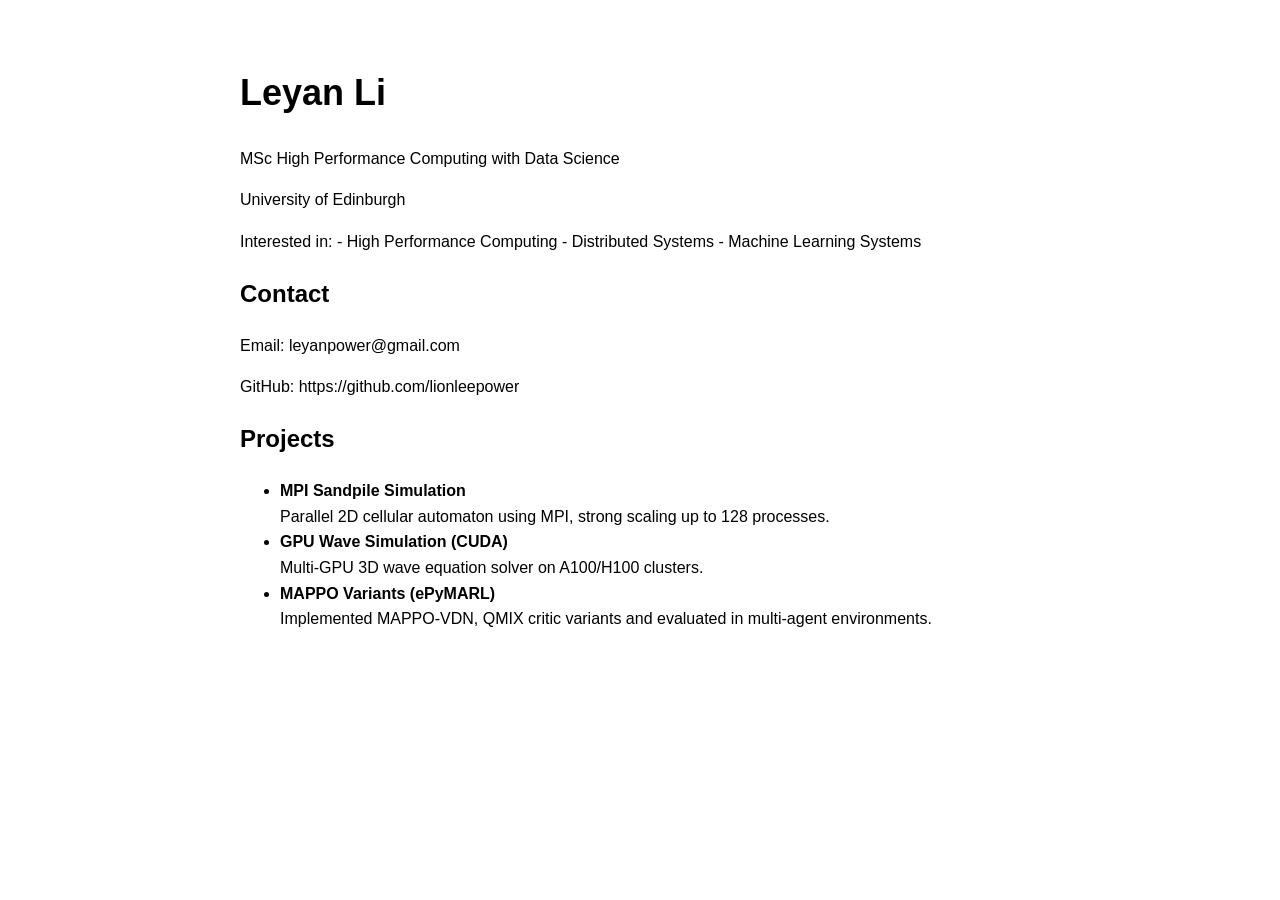
<file: index.html>
<!DOCTYPE html>
<html>

<style>
  body {
    font-family: Arial;
    max-width: 800px;
    margin: auto;
    padding: 40px;
    line-height: 1.6;
  }

  h1 {
    font-size: 36px;
  }
</style>

<h1>Leyan Li</h1>
<p>MSc High Performance Computing with Data Science</p>
<p>University of Edinburgh</p>

<p>
Interested in:
- High Performance Computing
- Distributed Systems
- Machine Learning Systems
</p>

<h2>Contact</h2>
<p>Email: leyanpower@gmail.com</p>
<p>GitHub: https://github.com/lionleepower</p>

<h2>Projects</h2>

<ul>
  <li>
    <b>MPI Sandpile Simulation</b><br>
    Parallel 2D cellular automaton using MPI, strong scaling up to 128 processes.
  </li>

  <li>
    <b>GPU Wave Simulation (CUDA)</b><br>
    Multi-GPU 3D wave equation solver on A100/H100 clusters.
  </li>

  <li>
    <b>MAPPO Variants (ePyMARL)</b><br>
    Implemented MAPPO-VDN, QMIX critic variants and evaluated in multi-agent environments.
  </li>
</ul>


</html>
</file>
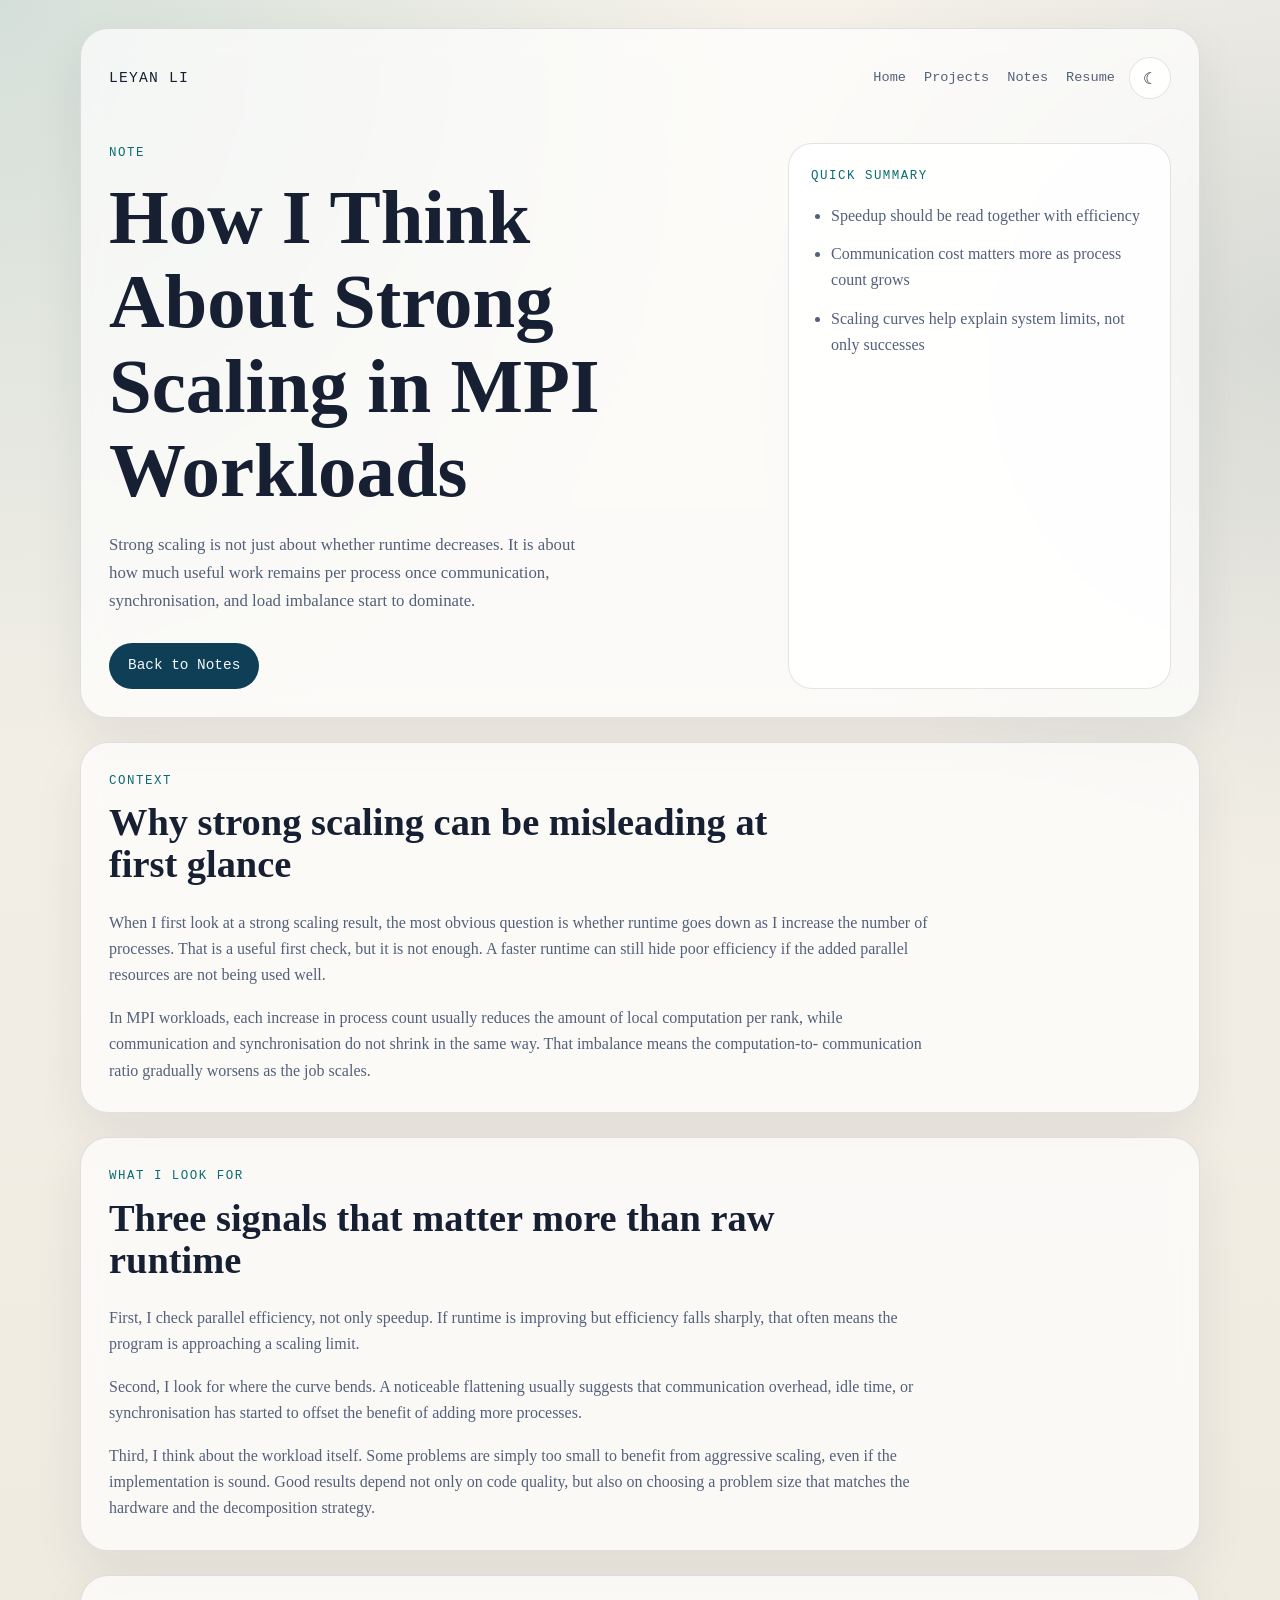
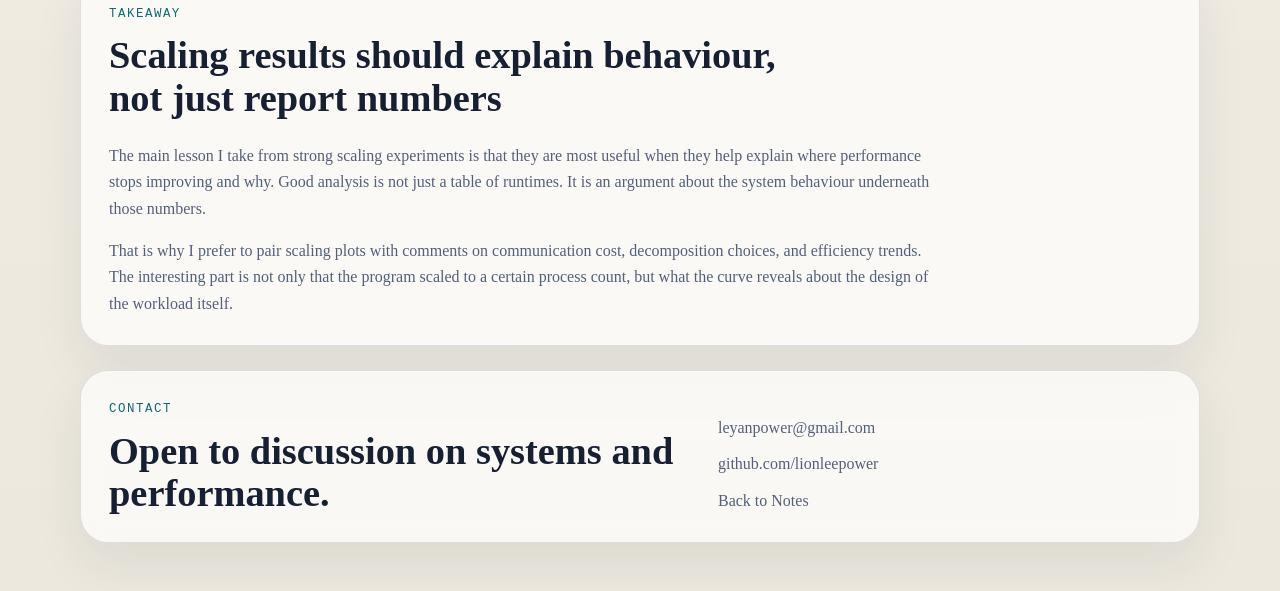
<file: note-strong-scaling.html>
<!DOCTYPE html>
<html lang="en">
<head>
  <meta charset="UTF-8">
  <meta name="viewport" content="width=device-width, initial-scale=1.0">
  <meta
    name="description"
    content="A note by Leyan Li on how to interpret strong scaling in MPI workloads."
  >
  <script>
    (function () {
      var savedTheme = localStorage.getItem("theme");
      if (savedTheme === "dark") {
        document.documentElement.setAttribute("data-theme", "dark");
      }
    }());
  </script>
  <title>Leyan Li | Strong Scaling Note</title>
  <link rel="stylesheet" href="styles.css">
</head>
<body>
  <div class="page-shell">
    <header class="hero resume-hero">
      <nav class="topbar" aria-label="Primary">
        <div class="brand">Leyan Li</div>
        <div class="topbar-controls">
          <div class="topbar-links">
            <a href="index.html">Home</a>
            <a href="projects.html">Projects</a>
            <a href="notes.html">Notes</a>
            <a href="resume.html">Resume</a>
          </div>
          <button class="theme-toggle" id="theme-toggle" type="button" aria-label="Toggle dark mode">☾</button>
        </div>
      </nav>

      <div class="hero-grid">
        <div class="hero-copy">
          <p class="eyebrow">Note</p>
          <h1>How I Think About Strong Scaling in MPI Workloads</h1>
          <p class="lead">
            Strong scaling is not just about whether runtime decreases. It is about how
            much useful work remains per process once communication, synchronisation,
            and load imbalance start to dominate.
          </p>
          <div class="hero-actions">
            <a class="button button-primary" href="notes.html">Back to Notes</a>
          </div>
        </div>

        <aside class="hero-panel" aria-label="Quick summary">
          <p class="panel-label">Quick Summary</p>
          <ul class="focus-list">
            <li>Speedup should be read together with efficiency</li>
            <li>Communication cost matters more as process count grows</li>
            <li>Scaling curves help explain system limits, not only successes</li>
          </ul>
        </aside>
      </div>
    </header>

    <main>
      <section class="section reading-section">
        <div class="section-heading">
          <p class="section-kicker">Context</p>
          <h2>Why strong scaling can be misleading at first glance</h2>
        </div>
        <div class="reading-copy">
          <p>
            When I first look at a strong scaling result, the most obvious question is
            whether runtime goes down as I increase the number of processes. That is a
            useful first check, but it is not enough. A faster runtime can still hide
            poor efficiency if the added parallel resources are not being used well.
          </p>
          <p>
            In MPI workloads, each increase in process count usually reduces the amount
            of local computation per rank, while communication and synchronisation do
            not shrink in the same way. That imbalance means the computation-to-
            communication ratio gradually worsens as the job scales.
          </p>
        </div>
      </section>

      <section class="section reading-section">
        <div class="section-heading">
          <p class="section-kicker">What I Look For</p>
          <h2>Three signals that matter more than raw runtime</h2>
        </div>
        <div class="reading-copy">
          <p>
            First, I check parallel efficiency, not only speedup. If runtime is
            improving but efficiency falls sharply, that often means the program is
            approaching a scaling limit.
          </p>
          <p>
            Second, I look for where the curve bends. A noticeable flattening usually
            suggests that communication overhead, idle time, or synchronisation has
            started to offset the benefit of adding more processes.
          </p>
          <p>
            Third, I think about the workload itself. Some problems are simply too small
            to benefit from aggressive scaling, even if the implementation is sound.
            Good results depend not only on code quality, but also on choosing a problem
            size that matches the hardware and the decomposition strategy.
          </p>
        </div>
      </section>

      <section class="section reading-section">
        <div class="section-heading">
          <p class="section-kicker">Takeaway</p>
          <h2>Scaling results should explain behaviour, not just report numbers</h2>
        </div>
        <div class="reading-copy">
          <p>
            The main lesson I take from strong scaling experiments is that they are most
            useful when they help explain where performance stops improving and why.
            Good analysis is not just a table of runtimes. It is an argument about the
            system behaviour underneath those numbers.
          </p>
          <p>
            That is why I prefer to pair scaling plots with comments on communication
            cost, decomposition choices, and efficiency trends. The interesting part is
            not only that the program scaled to a certain process count, but what the
            curve reveals about the design of the workload itself.
          </p>
        </div>
      </section>
    </main>

    <footer class="footer" id="contact">
      <div>
        <p class="section-kicker">Contact</p>
        <h2>Open to discussion on systems and performance.</h2>
      </div>
      <div class="contact-list">
        <a href="mailto:leyanpower@gmail.com">leyanpower@gmail.com</a>
        <a href="https://github.com/lionleepower" target="_blank" rel="noreferrer">github.com/lionleepower</a>
        <a href="notes.html">Back to Notes</a>
      </div>
    </footer>
  </div>
  <script>
    (function () {
      var toggle = document.getElementById("theme-toggle");
      if (!toggle) return;

      function syncLabel() {
        var dark = document.documentElement.getAttribute("data-theme") === "dark";
        toggle.textContent = dark ? "☀" : "☾";
        toggle.setAttribute("aria-label", dark ? "Switch to light mode" : "Switch to dark mode");
      }

      toggle.addEventListener("click", function () {
        var dark = document.documentElement.getAttribute("data-theme") === "dark";
        if (dark) {
          document.documentElement.removeAttribute("data-theme");
          localStorage.setItem("theme", "light");
        } else {
          document.documentElement.setAttribute("data-theme", "dark");
          localStorage.setItem("theme", "dark");
        }
        syncLabel();
      });

      syncLabel();
    }());
  </script>
</body>
</html>
</file>
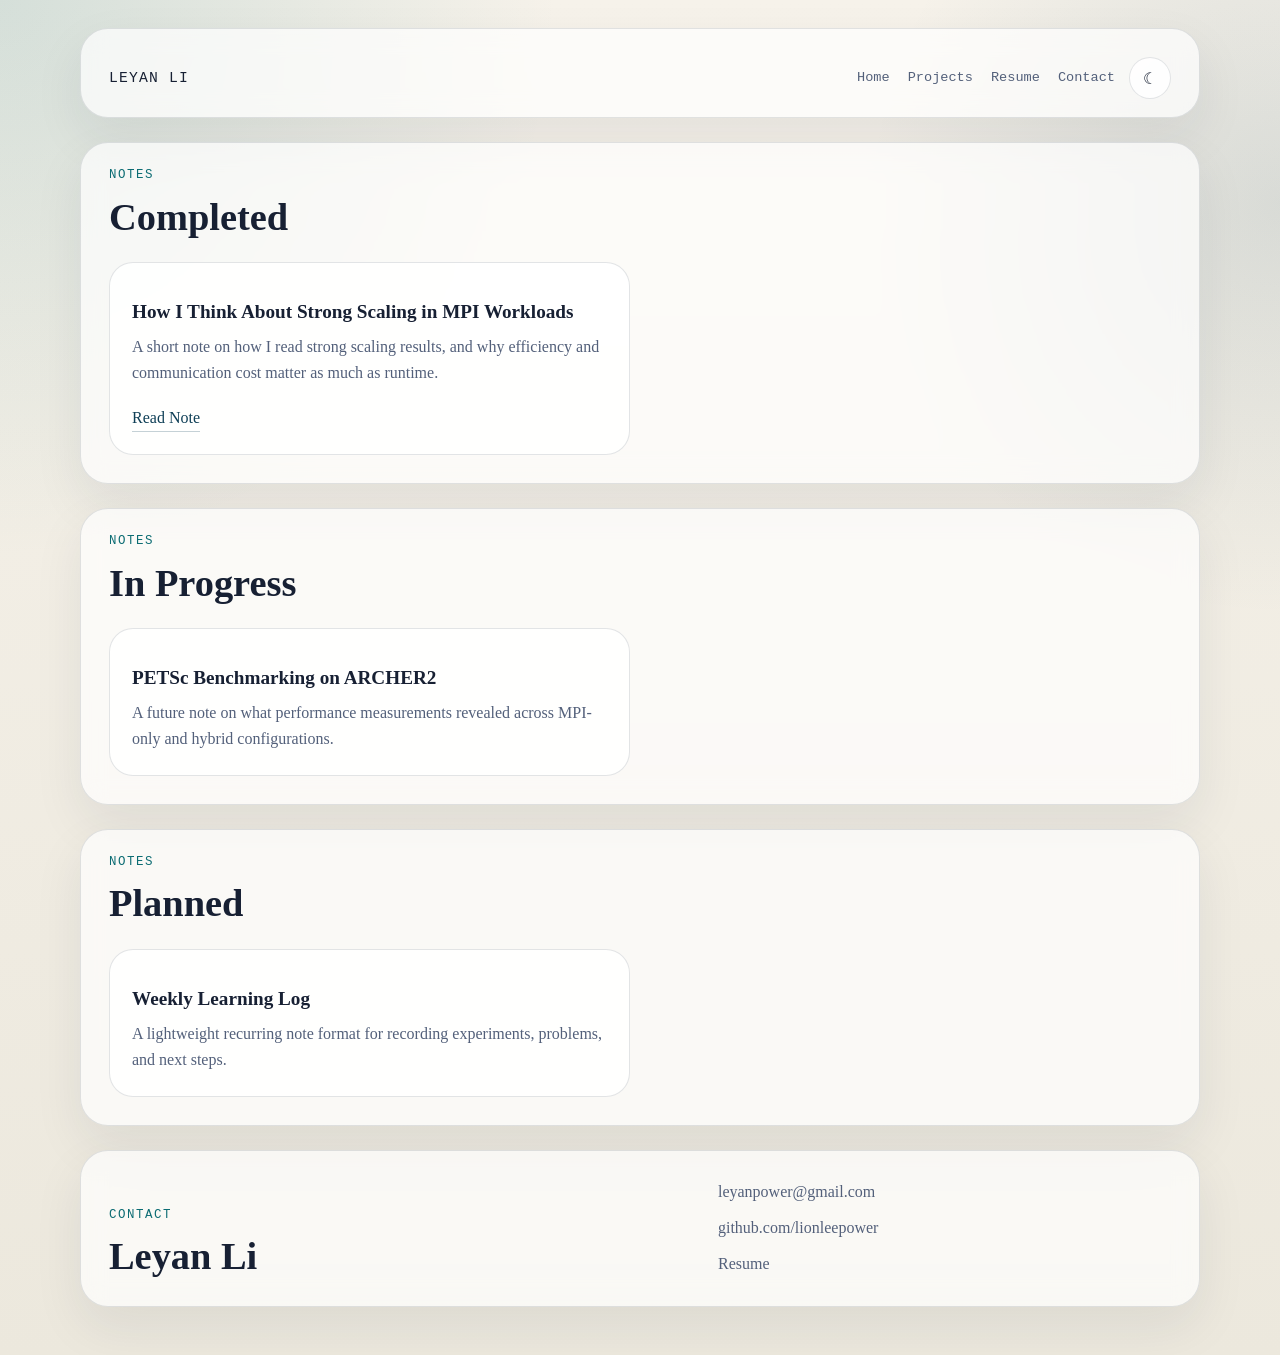
<file: notes.html>
<!DOCTYPE html>
<html lang="en">
<head>
  <meta charset="UTF-8">
  <meta name="viewport" content="width=device-width, initial-scale=1.0">
  <meta
    name="description"
    content="Notes directory for Leyan Li, linking to technical writing and learning logs."
  >
  <script>
    (function () {
      var savedTheme = localStorage.getItem("theme");
      if (savedTheme === "dark") {
        document.documentElement.setAttribute("data-theme", "dark");
      }
    }());
  </script>
  <title>Leyan Li | Notes</title>
  <link rel="stylesheet" href="styles.css">
</head>
<body>
  <div class="page-shell">
    <header class="hero minimal-list-hero">
      <nav class="topbar" aria-label="Primary">
        <div class="brand">Leyan Li</div>
        <div class="topbar-controls">
          <div class="topbar-links">
            <a href="index.html">Home</a>
            <a href="projects.html">Projects</a>
            <a href="resume.html">Resume</a>
            <a href="#contact">Contact</a>
          </div>
          <button class="theme-toggle" id="theme-toggle" type="button" aria-label="Toggle dark mode">☾</button>
        </div>
      </nav>
    </header>

    <main>
      <section class="section minimal-list-section">
        <div class="section-heading">
          <p class="section-kicker">Notes</p>
          <h2>Completed</h2>
        </div>

        <div class="card-grid compact-grid two-col-grid">
          <article class="card note-card">
            <h3>How I Think About Strong Scaling in MPI Workloads</h3>
            <p>
              A short note on how I read strong scaling results, and why efficiency and
              communication cost matter as much as runtime.
            </p>
            <div class="inline-links">
              <a href="note-strong-scaling.html">Read Note</a>
            </div>
          </article>
        </div>
      </section>

      <section class="section minimal-list-section">
        <div class="section-heading">
          <p class="section-kicker">Notes</p>
          <h2>In Progress</h2>
        </div>

        <div class="card-grid compact-grid two-col-grid">
          <article class="card note-card">
            <h3>PETSc Benchmarking on ARCHER2</h3>
            <p>
              A future note on what performance measurements revealed across MPI-only
              and hybrid configurations.
            </p>
          </article>
        </div>
      </section>

      <section class="section minimal-list-section">
        <div class="section-heading">
          <p class="section-kicker">Notes</p>
          <h2>Planned</h2>
        </div>

        <div class="card-grid compact-grid two-col-grid">
          <article class="card note-card">
            <h3>Weekly Learning Log</h3>
            <p>
              A lightweight recurring note format for recording experiments, problems,
              and next steps.
            </p>
          </article>
        </div>
      </section>
    </main>

    <footer class="footer" id="contact">
      <div>
        <p class="section-kicker">Contact</p>
        <h2>Leyan Li</h2>
      </div>
      <div class="contact-list">
        <a href="mailto:leyanpower@gmail.com">leyanpower@gmail.com</a>
        <a href="https://github.com/lionleepower" target="_blank" rel="noreferrer">github.com/lionleepower</a>
        <a href="resume.html">Resume</a>
      </div>
    </footer>
  </div>
  <script>
    (function () {
      var toggle = document.getElementById("theme-toggle");
      if (!toggle) return;

      function syncLabel() {
        var dark = document.documentElement.getAttribute("data-theme") === "dark";
        toggle.textContent = dark ? "☀" : "☾";
        toggle.setAttribute("aria-label", dark ? "Switch to light mode" : "Switch to dark mode");
      }

      toggle.addEventListener("click", function () {
        var dark = document.documentElement.getAttribute("data-theme") === "dark";
        if (dark) {
          document.documentElement.removeAttribute("data-theme");
          localStorage.setItem("theme", "light");
        } else {
          document.documentElement.setAttribute("data-theme", "dark");
          localStorage.setItem("theme", "dark");
        }
        syncLabel();
      });

      syncLabel();
    }());
  </script>
</body>
</html>
</file>
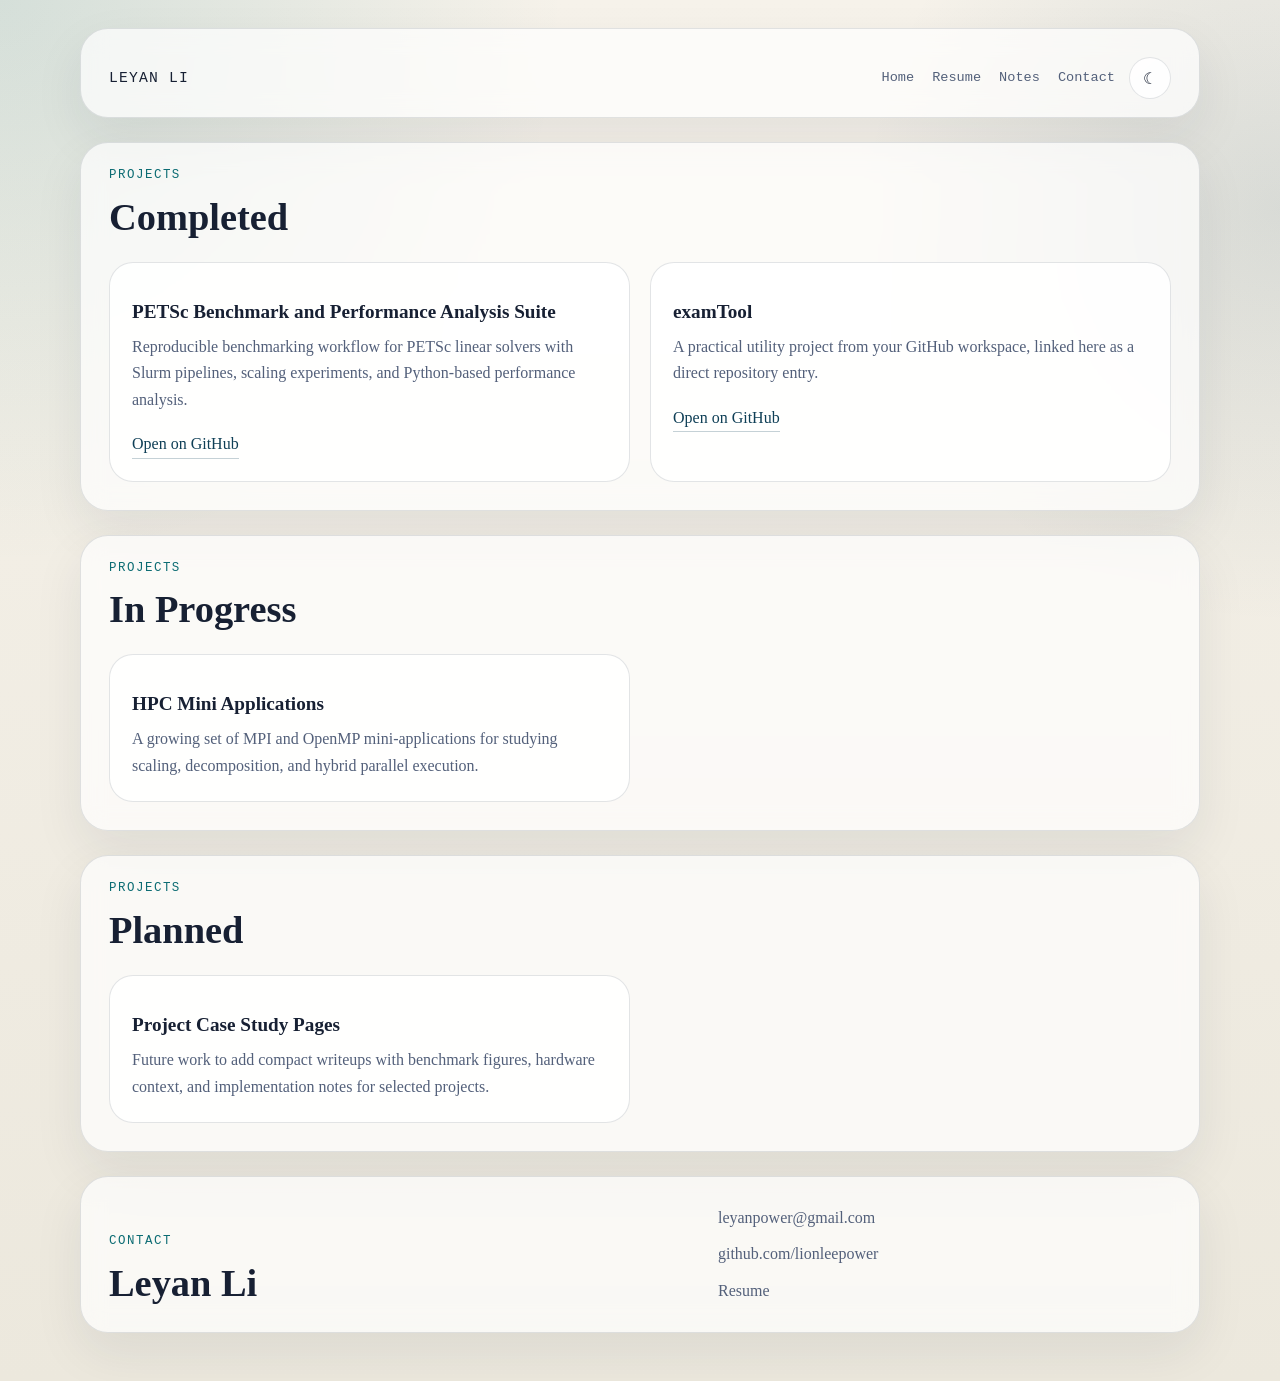
<file: projects.html>
<!DOCTYPE html>
<html lang="en">
<head>
  <meta charset="UTF-8">
  <meta name="viewport" content="width=device-width, initial-scale=1.0">
  <meta
    name="description"
    content="Projects directory for Leyan Li with concise introductions and GitHub links."
  >
  <script>
    (function () {
      var savedTheme = localStorage.getItem("theme");
      if (savedTheme === "dark") {
        document.documentElement.setAttribute("data-theme", "dark");
      }
    }());
  </script>
  <title>Leyan Li | Projects</title>
  <link rel="stylesheet" href="styles.css">
</head>
<body>
  <div class="page-shell">
    <header class="hero minimal-list-hero">
      <nav class="topbar" aria-label="Primary">
        <div class="brand">Leyan Li</div>
        <div class="topbar-controls">
          <div class="topbar-links">
            <a href="index.html">Home</a>
            <a href="resume.html">Resume</a>
            <a href="notes.html">Notes</a>
            <a href="#contact">Contact</a>
          </div>
          <button class="theme-toggle" id="theme-toggle" type="button" aria-label="Toggle dark mode">☾</button>
        </div>
      </nav>
    </header>

    <main>
      <section class="section minimal-list-section">
        <div class="section-heading">
          <p class="section-kicker">Projects</p>
          <h2>Completed</h2>
        </div>

        <div class="card-grid compact-grid two-col-grid">
          <article class="card note-card">
            <h3>PETSc Benchmark and Performance Analysis Suite</h3>
            <p>
              Reproducible benchmarking workflow for PETSc linear solvers with Slurm
              pipelines, scaling experiments, and Python-based performance analysis.
            </p>
            <div class="inline-links">
              <a href="https://github.com/lionleepower/petsc-benchmark-suite" target="_blank" rel="noreferrer">Open on GitHub</a>
            </div>
          </article>

          <article class="card note-card">
            <h3>examTool</h3>
            <p>
              A practical utility project from your GitHub workspace, linked here as a
              direct repository entry.
            </p>
            <div class="inline-links">
              <a href="https://github.com/lionleepower/examTool" target="_blank" rel="noreferrer">Open on GitHub</a>
            </div>
          </article>
        </div>
      </section>

      <section class="section minimal-list-section">
        <div class="section-heading">
          <p class="section-kicker">Projects</p>
          <h2>In Progress</h2>
        </div>

        <div class="card-grid compact-grid two-col-grid">
          <article class="card note-card">
            <h3>HPC Mini Applications</h3>
            <p>
              A growing set of MPI and OpenMP mini-applications for studying scaling,
              decomposition, and hybrid parallel execution.
            </p>
          </article>
        </div>
      </section>

      <section class="section minimal-list-section">
        <div class="section-heading">
          <p class="section-kicker">Projects</p>
          <h2>Planned</h2>
        </div>

        <div class="card-grid compact-grid two-col-grid">
          <article class="card note-card">
            <h3>Project Case Study Pages</h3>
            <p>
              Future work to add compact writeups with benchmark figures, hardware
              context, and implementation notes for selected projects.
            </p>
          </article>
        </div>
      </section>
    </main>

    <footer class="footer" id="contact">
      <div>
        <p class="section-kicker">Contact</p>
        <h2>Leyan Li</h2>
      </div>
      <div class="contact-list">
        <a href="mailto:leyanpower@gmail.com">leyanpower@gmail.com</a>
        <a href="https://github.com/lionleepower" target="_blank" rel="noreferrer">github.com/lionleepower</a>
        <a href="resume.html">Resume</a>
      </div>
    </footer>
  </div>
  <script>
    (function () {
      var toggle = document.getElementById("theme-toggle");
      if (!toggle) return;

      function syncLabel() {
        var dark = document.documentElement.getAttribute("data-theme") === "dark";
        toggle.textContent = dark ? "☀" : "☾";
        toggle.setAttribute("aria-label", dark ? "Switch to light mode" : "Switch to dark mode");
      }

      toggle.addEventListener("click", function () {
        var dark = document.documentElement.getAttribute("data-theme") === "dark";
        if (dark) {
          document.documentElement.removeAttribute("data-theme");
          localStorage.setItem("theme", "light");
        } else {
          document.documentElement.setAttribute("data-theme", "dark");
          localStorage.setItem("theme", "dark");
        }
        syncLabel();
      });

      syncLabel();
    }());
  </script>
</body>
</html>
</file>
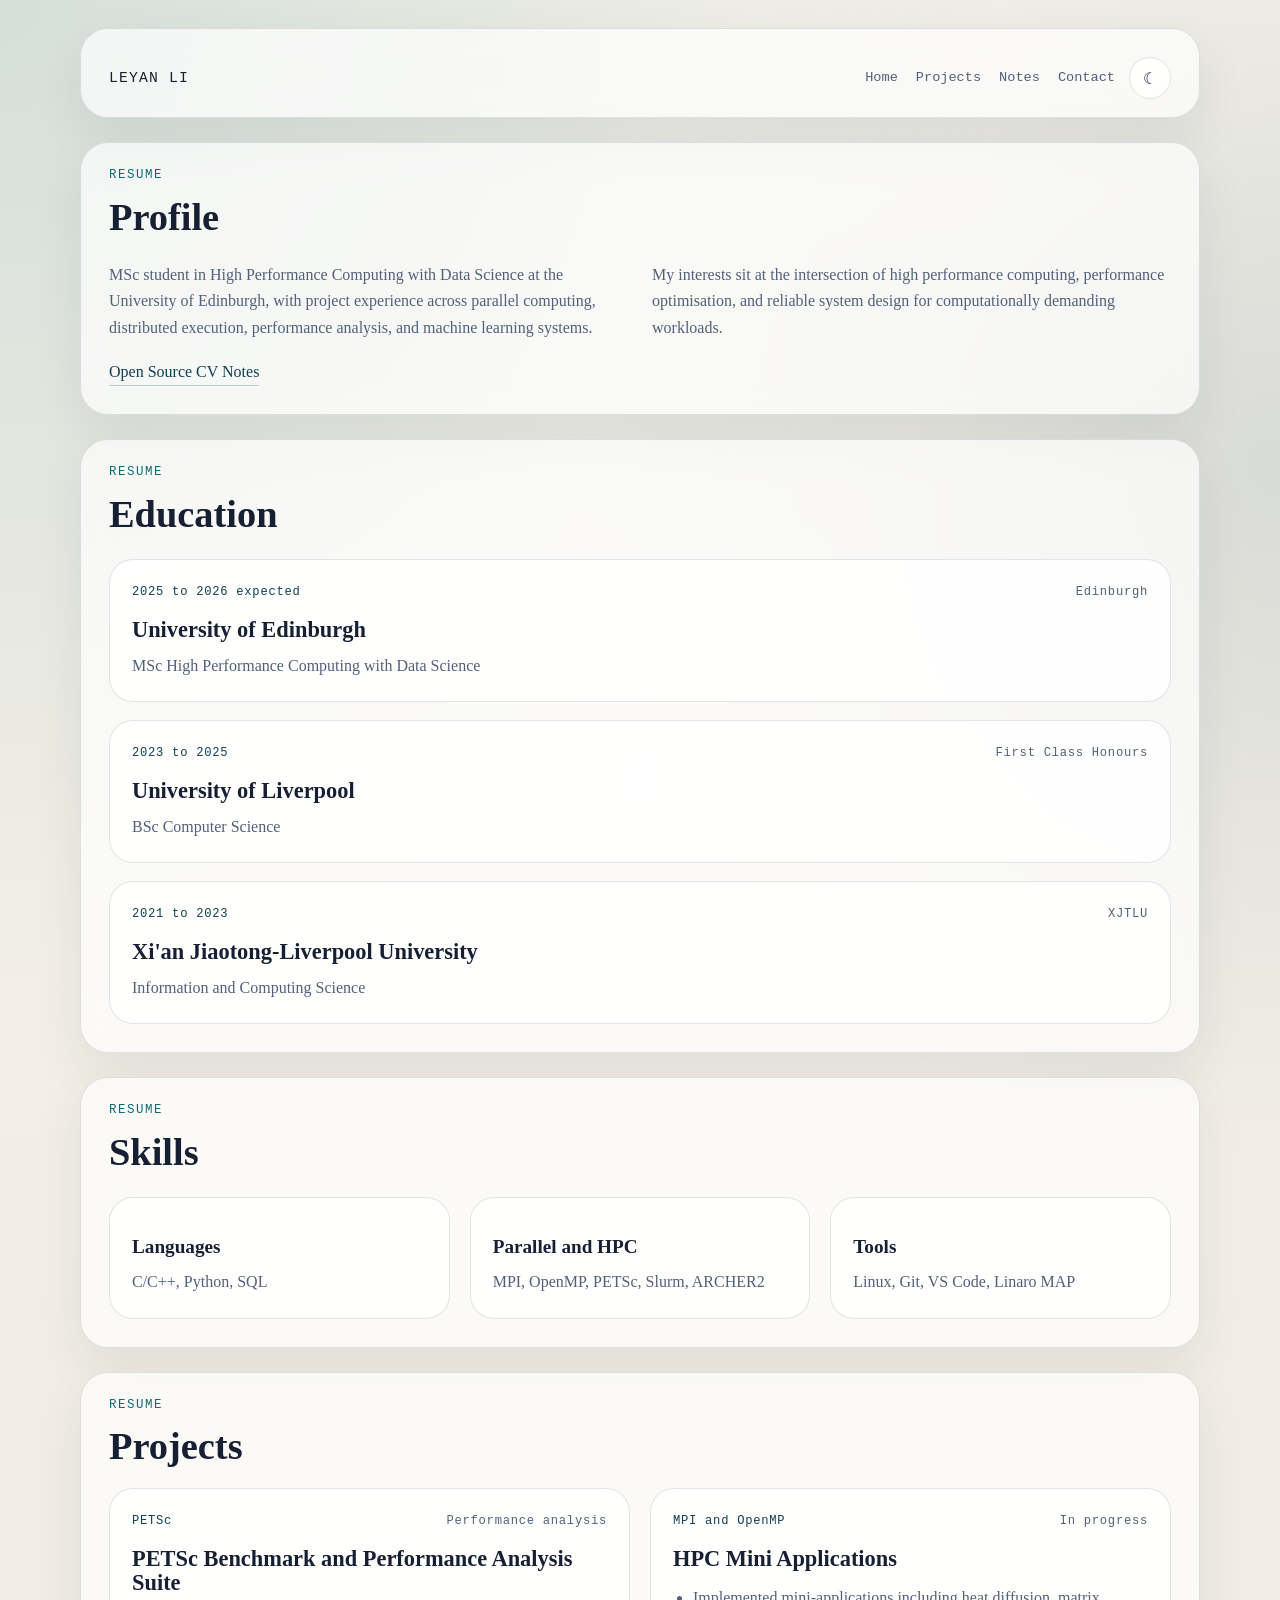
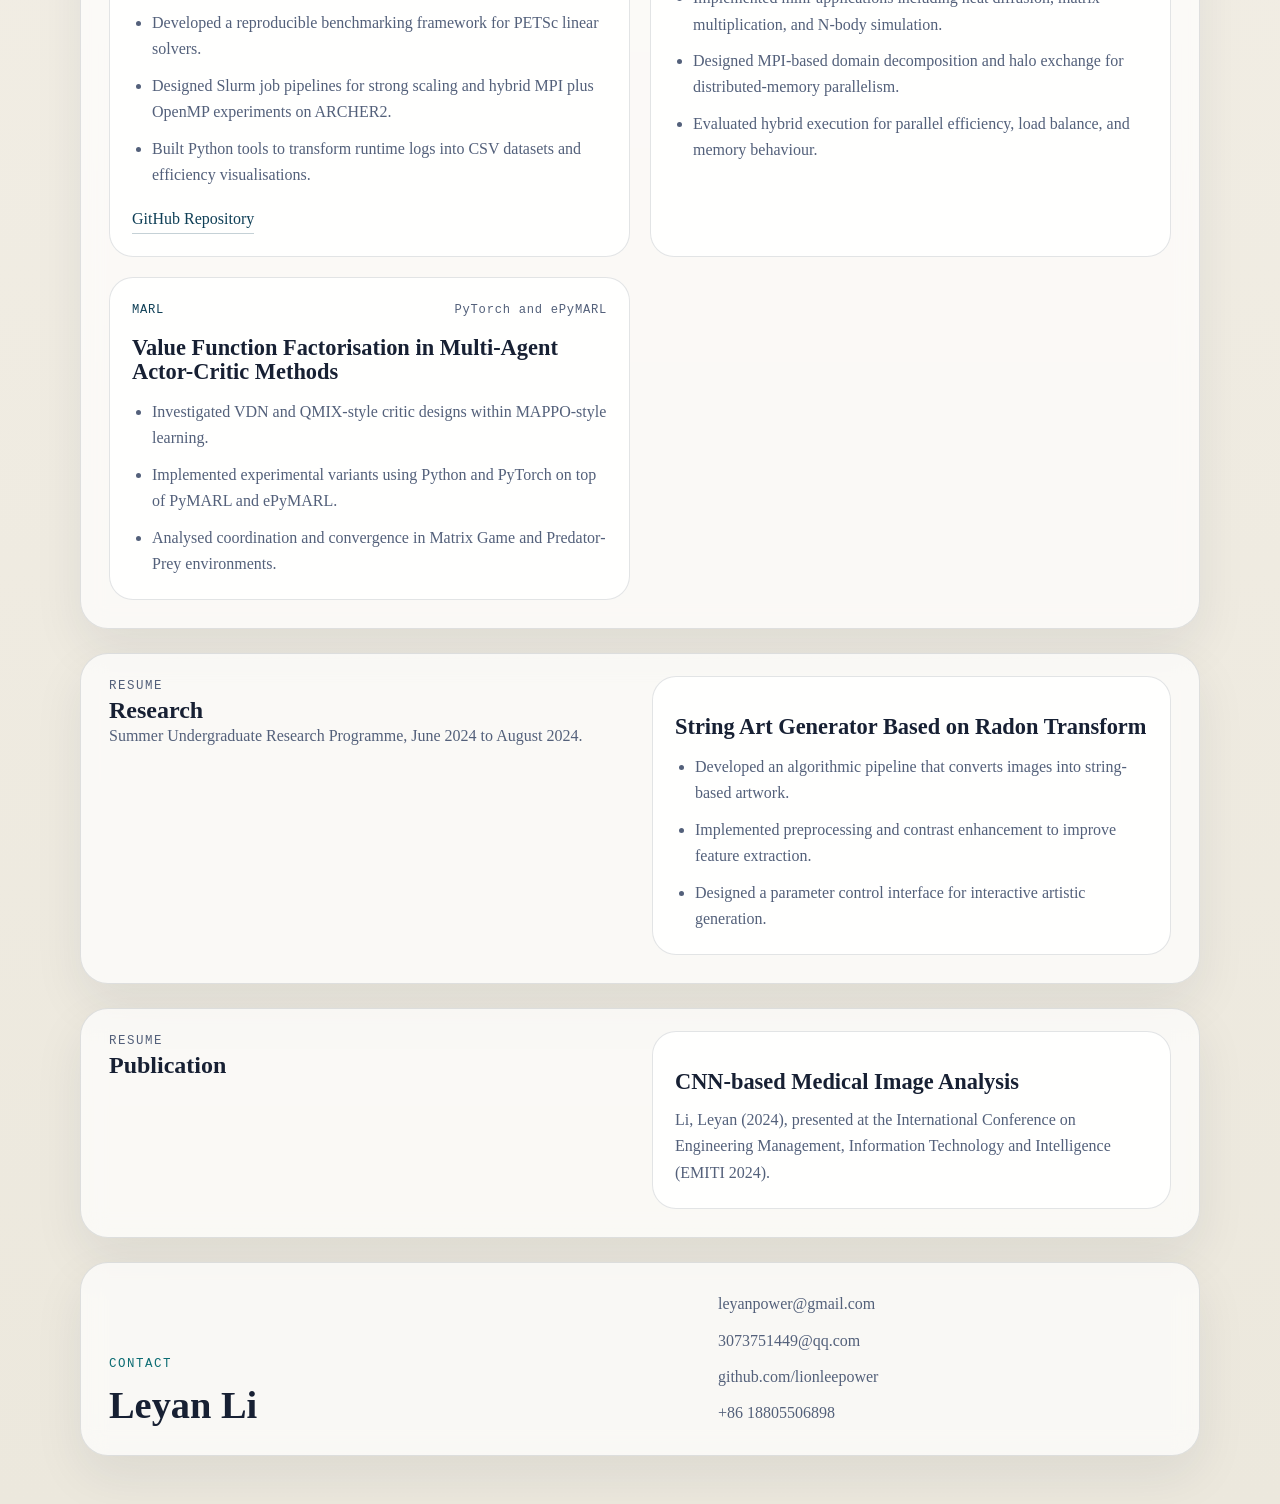
<file: resume.html>
<!DOCTYPE html>
<html lang="en">
<head>
  <meta charset="UTF-8">
  <meta name="viewport" content="width=device-width, initial-scale=1.0">
  <meta
    name="description"
    content="Resume of Leyan Li, focused on high performance computing, distributed systems, and machine learning systems."
  >
  <script>
    (function () {
      var savedTheme = localStorage.getItem("theme");
      if (savedTheme === "dark") {
        document.documentElement.setAttribute("data-theme", "dark");
      }
    }());
  </script>
  <title>Leyan Li | Resume</title>
  <link rel="stylesheet" href="styles.css">
</head>
<body>
  <div class="page-shell">
    <header class="hero minimal-list-hero">
      <nav class="topbar" aria-label="Primary">
        <div class="brand">Leyan Li</div>
        <div class="topbar-controls">
          <div class="topbar-links">
            <a href="index.html">Home</a>
            <a href="projects.html">Projects</a>
            <a href="notes.html">Notes</a>
            <a href="#contact">Contact</a>
          </div>
          <button class="theme-toggle" id="theme-toggle" type="button" aria-label="Toggle dark mode">☾</button>
        </div>
      </nav>
    </header>

    <main>
      <section class="section minimal-list-section">
        <div class="section-heading">
          <p class="section-kicker">Resume</p>
          <h2>Profile</h2>
        </div>
        <div class="about-grid">
          <p>
            MSc student in High Performance Computing with Data Science at the University
            of Edinburgh, with project experience across parallel computing, distributed
            execution, performance analysis, and machine learning systems.
          </p>
          <p>
            My interests sit at the intersection of high performance computing,
            performance optimisation, and reliable system design for computationally
            demanding workloads.
          </p>
        </div>
        <div class="inline-links">
          <a href="cv_old.txt">Open Source CV Notes</a>
        </div>
      </section>

      <section class="section minimal-list-section">
        <div class="section-heading">
          <p class="section-kicker">Resume</p>
          <h2>Education</h2>
        </div>
        <div class="timeline">
          <article class="card timeline-card">
            <div class="card-topline">
              <span class="tag">2025 to 2026 expected</span>
              <span class="metric">Edinburgh</span>
            </div>
            <h3>University of Edinburgh</h3>
            <p>MSc High Performance Computing with Data Science</p>
          </article>

          <article class="card timeline-card">
            <div class="card-topline">
              <span class="tag">2023 to 2025</span>
              <span class="metric">First Class Honours</span>
            </div>
            <h3>University of Liverpool</h3>
            <p>BSc Computer Science</p>
          </article>

          <article class="card timeline-card">
            <div class="card-topline">
              <span class="tag">2021 to 2023</span>
              <span class="metric">XJTLU</span>
            </div>
            <h3>Xi'an Jiaotong-Liverpool University</h3>
            <p>Information and Computing Science</p>
          </article>
        </div>
      </section>

      <section class="section minimal-list-section">
        <div class="section-heading">
          <p class="section-kicker">Resume</p>
          <h2>Skills</h2>
        </div>
        <div class="card-grid compact-grid">
          <article class="card note-card">
            <h3>Languages</h3>
            <p>C/C++, Python, SQL</p>
          </article>
          <article class="card note-card">
            <h3>Parallel and HPC</h3>
            <p>MPI, OpenMP, PETSc, Slurm, ARCHER2</p>
          </article>
          <article class="card note-card">
            <h3>Tools</h3>
            <p>Linux, Git, VS Code, Linaro MAP</p>
          </article>
        </div>
      </section>

      <section class="section minimal-list-section">
        <div class="section-heading">
          <p class="section-kicker">Resume</p>
          <h2>Projects</h2>
        </div>
        <div class="project-detail-stack">
          <article class="card project-detail-card">
            <div class="card-topline">
              <span class="tag">PETSc</span>
              <span class="metric">Performance analysis</span>
            </div>
            <h3>PETSc Benchmark and Performance Analysis Suite</h3>
            <ul class="detail-list">
              <li>Developed a reproducible benchmarking framework for PETSc linear solvers.</li>
              <li>Designed Slurm job pipelines for strong scaling and hybrid MPI plus OpenMP experiments on ARCHER2.</li>
              <li>Built Python tools to transform runtime logs into CSV datasets and efficiency visualisations.</li>
            </ul>
            <div class="inline-links">
              <a href="https://github.com/lionleepower/petsc-benchmark-suite" target="_blank" rel="noreferrer">GitHub Repository</a>
            </div>
          </article>

          <article class="card project-detail-card">
            <div class="card-topline">
              <span class="tag">MPI and OpenMP</span>
              <span class="metric">In progress</span>
            </div>
            <h3>HPC Mini Applications</h3>
            <ul class="detail-list">
              <li>Implemented mini-applications including heat diffusion, matrix multiplication, and N-body simulation.</li>
              <li>Designed MPI-based domain decomposition and halo exchange for distributed-memory parallelism.</li>
              <li>Evaluated hybrid execution for parallel efficiency, load balance, and memory behaviour.</li>
            </ul>
          </article>

          <article class="card project-detail-card">
            <div class="card-topline">
              <span class="tag">MARL</span>
              <span class="metric">PyTorch and ePyMARL</span>
            </div>
            <h3>Value Function Factorisation in Multi-Agent Actor-Critic Methods</h3>
            <ul class="detail-list">
              <li>Investigated VDN and QMIX-style critic designs within MAPPO-style learning.</li>
              <li>Implemented experimental variants using Python and PyTorch on top of PyMARL and ePyMARL.</li>
              <li>Analysed coordination and convergence in Matrix Game and Predator-Prey environments.</li>
            </ul>
          </article>
        </div>
      </section>

      <section class="section minimal-list-section split-section">
        <div>
          <p class="section-kicker">Resume</p>
          <h2>Research</h2>
          <p>
            Summer Undergraduate Research Programme, June 2024 to August 2024.
          </p>
        </div>
        <div class="card resume-card">
          <h3>String Art Generator Based on Radon Transform</h3>
          <ul class="detail-list">
            <li>Developed an algorithmic pipeline that converts images into string-based artwork.</li>
            <li>Implemented preprocessing and contrast enhancement to improve feature extraction.</li>
            <li>Designed a parameter control interface for interactive artistic generation.</li>
          </ul>
        </div>
      </section>

      <section class="section minimal-list-section split-section">
        <div>
          <p class="section-kicker">Resume</p>
          <h2>Publication</h2>
        </div>
        <div class="card resume-card">
          <h3>CNN-based Medical Image Analysis</h3>
          <p>
            Li, Leyan (2024), presented at the International Conference on Engineering
            Management, Information Technology and Intelligence (EMITI 2024).
          </p>
        </div>
      </section>
    </main>

    <footer class="footer" id="contact">
      <div>
        <p class="section-kicker">Contact</p>
        <h2>Leyan Li</h2>
      </div>
      <div class="contact-list">
        <a href="mailto:leyanpower@gmail.com">leyanpower@gmail.com</a>
        <a href="mailto:3073751449@qq.com">3073751449@qq.com</a>
        <a href="https://github.com/lionleepower" target="_blank" rel="noreferrer">github.com/lionleepower</a>
        <span>+86 18805506898</span>
      </div>
    </footer>
  </div>
  <script>
    (function () {
      var toggle = document.getElementById("theme-toggle");
      if (!toggle) return;

      function syncLabel() {
        var dark = document.documentElement.getAttribute("data-theme") === "dark";
        toggle.textContent = dark ? "☀" : "☾";
        toggle.setAttribute("aria-label", dark ? "Switch to light mode" : "Switch to dark mode");
      }

      toggle.addEventListener("click", function () {
        var dark = document.documentElement.getAttribute("data-theme") === "dark";
        if (dark) {
          document.documentElement.removeAttribute("data-theme");
          localStorage.setItem("theme", "light");
        } else {
          document.documentElement.setAttribute("data-theme", "dark");
          localStorage.setItem("theme", "dark");
        }
        syncLabel();
      });

      syncLabel();
    }());
  </script>
</body>
</html>
</file>
<file: styles.css>
:root {
  --bg-base: #f6f2ea;
  --bg-accent-a: rgba(12, 108, 115, 0.14);
  --bg-accent-b: rgba(15, 63, 86, 0.12);
  --bg-end: #ece8dd;
  --paper: rgba(255, 255, 255, 0.7);
  --paper-strong: rgba(255, 255, 255, 0.88);
  --ink: #172033;
  --muted: #53607a;
  --line: rgba(23, 32, 51, 0.12);
  --accent: #0c6c73;
  --accent-deep: #0f3f56;
  --accent-soft: #dcefed;
  --shadow: 0 20px 50px rgba(27, 39, 68, 0.08);
  --button-primary-text: #f6f7f8;
  --toggle-bg: rgba(255, 255, 255, 0.88);
}

:root[data-theme="dark"] {
  --bg-base: #10151f;
  --bg-accent-a: rgba(76, 191, 184, 0.1);
  --bg-accent-b: rgba(71, 116, 189, 0.12);
  --bg-end: #0a0f17;
  --paper: rgba(18, 25, 38, 0.82);
  --paper-strong: rgba(24, 33, 48, 0.94);
  --ink: #ebeff6;
  --muted: #a8b4c8;
  --line: rgba(235, 239, 246, 0.12);
  --accent: #66c7c0;
  --accent-deep: #9ad9d4;
  --accent-soft: rgba(102, 199, 192, 0.16);
  --shadow: 0 20px 50px rgba(0, 0, 0, 0.35);
  --button-primary-text: #071117;
  --toggle-bg: rgba(24, 33, 48, 0.94);
}

* {
  box-sizing: border-box;
}

html {
  scroll-behavior: smooth;
}

body {
  margin: 0;
  min-height: 100vh;
  color: var(--ink);
  background:
    radial-gradient(circle at top left, var(--bg-accent-a), transparent 30%),
    radial-gradient(circle at right 15%, var(--bg-accent-b), transparent 24%),
    linear-gradient(180deg, var(--bg-base) 0%, var(--bg-end) 100%);
  font-family: Georgia, "Times New Roman", serif;
  line-height: 1.65;
}

a {
  color: inherit;
  text-decoration: none;
}

p {
  margin: 0;
}

h1,
h2,
h3 {
  margin: 0;
  font-weight: 600;
  line-height: 1.1;
}

.page-shell {
  width: min(1120px, calc(100% - 32px));
  margin: 0 auto;
  padding: 28px 0 48px;
}

.home-page .page-shell {
  min-height: 100vh;
  padding: 18px 0 18px;
  display: grid;
  grid-template-rows: auto auto auto;
  overflow: hidden;
}

.hero,
.section,
.footer {
  background: var(--paper);
  backdrop-filter: blur(12px);
  border: 1px solid var(--line);
  border-radius: 28px;
  box-shadow: var(--shadow);
}

.hero {
  padding: 28px;
}

.home-page .minimal-hero {
  min-height: auto;
  display: flex;
  flex-direction: column;
}

.home-page .minimal-hero .hero-grid {
  align-items: center;
}

.topbar {
  display: flex;
  align-items: center;
  justify-content: space-between;
  gap: 20px;
}

.topbar-controls {
  display: flex;
  align-items: center;
  gap: 14px;
}

.brand,
.topbar-links,
.button,
.tag,
.metric,
.section-kicker,
.eyebrow,
.panel-label,
.resume-label,
code {
  font-family: "SFMono-Regular", Consolas, "Liberation Mono", Menlo, monospace;
}

.brand {
  font-size: 0.92rem;
  letter-spacing: 0.08em;
  text-transform: uppercase;
}

.topbar-links {
  display: flex;
  flex-wrap: wrap;
  gap: 18px;
  font-size: 0.85rem;
  color: var(--muted);
}

.hero-grid {
  display: grid;
  grid-template-columns: 1.7fr 1fr;
  gap: 28px;
  margin-top: 44px;
}

.minimal-grid {
  grid-template-columns: minmax(0, 1.55fr) minmax(280px, 0.95fr);
  align-items: end;
}

.eyebrow,
.section-kicker,
.panel-label,
.resume-label {
  font-size: 0.78rem;
  text-transform: uppercase;
  letter-spacing: 0.12em;
  color: var(--accent);
}

.hero-copy h1 {
  margin-top: 12px;
  font-size: clamp(2.8rem, 6vw, 5.2rem);
  max-width: 12ch;
}

.lead {
  margin-top: 18px;
  max-width: 58ch;
  font-size: 1.05rem;
  color: var(--muted);
}

.lead-compact {
  margin-top: 8px;
  font-size: 1rem;
}

.hero-actions {
  display: flex;
  flex-wrap: wrap;
  gap: 14px;
  margin-top: 28px;
}

.button {
  display: inline-flex;
  align-items: center;
  justify-content: center;
  min-height: 46px;
  padding: 0 18px;
  border-radius: 999px;
  border: 1px solid transparent;
  font-size: 0.9rem;
  transition: transform 180ms ease, border-color 180ms ease, background 180ms ease;
}

.button:hover {
  transform: translateY(-1px);
}

.button-primary {
  background: var(--accent-deep);
  color: var(--button-primary-text);
}

.button-secondary {
  background: var(--paper-strong);
  border-color: var(--line);
}

.theme-toggle {
  display: inline-flex;
  align-items: center;
  justify-content: center;
  width: 42px;
  height: 42px;
  border: 1px solid var(--line);
  border-radius: 999px;
  background: var(--toggle-bg);
  color: var(--ink);
  cursor: pointer;
  font-size: 1rem;
  transition: transform 180ms ease, border-color 180ms ease, background 180ms ease;
}

.theme-toggle:hover {
  transform: translateY(-1px);
}

.hero-panel,
.card {
  background: var(--paper-strong);
  border: 1px solid var(--line);
  border-radius: 24px;
}

.hero-panel {
  padding: 22px;
}

.minimal-panel {
  display: grid;
  gap: 10px;
}

.panel-text {
  color: var(--ink);
}

.contact-label {
  margin-top: 10px;
}

.contact-stack {
  display: grid;
  gap: 8px;
  color: var(--muted);
}

.footer-label {
  margin: 0;
  color: var(--accent);
  font-family: "SFMono-Regular", Consolas, "Liberation Mono", Menlo, monospace;
  font-size: 0.78rem;
  text-transform: uppercase;
  letter-spacing: 0.12em;
}

.compact-contact-list {
  display: flex;
  flex-wrap: wrap;
  gap: 12px 18px;
  align-items: center;
}

.compact-contact-list a,
.compact-contact-list span {
  white-space: nowrap;
}

.focus-list {
  margin: 16px 0 0;
  padding-left: 20px;
  color: var(--muted);
}

.focus-list li + li {
  margin-top: 12px;
}

.section,
.footer {
  margin-top: 24px;
  padding: 28px;
}

.minimal-section {
  padding-top: 24px;
}

.home-page .section,
.home-page .footer {
  background: var(--paper-strong);
}

.home-page main,
.home-page .footer {
  margin-top: 10px;
}

.home-page .hero,
.home-page .section,
.home-page .footer {
  box-shadow: none;
}

.home-page .hero {
  padding: 22px;
}

.home-page .section,
.home-page .footer {
  padding: 22px;
}

.home-page .hero-grid {
  margin-top: 28px;
}

.home-page .hero-copy h1 {
  font-size: clamp(2.4rem, 5vw, 4.3rem);
}

.home-page .hero-actions {
  margin-top: 22px;
  gap: 10px;
}

.home-page .button {
  min-height: 42px;
}

.home-page .card-grid {
  margin-top: 18px;
  gap: 14px;
}

.home-page .card {
  padding: 18px;
}

.home-page .card h3 {
  margin-top: 0;
}

.home-page .footer h2 {
  font-size: 1.8rem;
}

.home-page .footer {
  display: flex;
  align-items: center;
  justify-content: space-between;
  gap: 18px;
  padding-top: 0px;
  padding-bottom: 0px;
}

.home-page .compact-contact-list {
  justify-content: flex-end;
}

.home-page {
  overflow: hidden;
}

.minimal-list-hero {
  padding-bottom: 18px;
}

.minimal-list-section {
  padding-top: 22px;
}

.section-heading {
  max-width: 60ch;
}

.section-heading h2,
.footer h2 {
  margin-top: 10px;
  font-size: clamp(1.9rem, 3vw, 2.8rem);
}

.about-grid,
.split-section {
  display: grid;
  grid-template-columns: 1fr 1fr;
  gap: 24px;
  margin-top: 24px;
}

.about-grid p,
.split-section p,
.card p,
.contact-list {
  color: var(--muted);
}

.card-grid {
  display: grid;
  grid-template-columns: repeat(3, minmax(0, 1fr));
  gap: 20px;
  margin-top: 24px;
}

.two-col-grid {
  grid-template-columns: repeat(2, minmax(0, 1fr));
}

.three-col-grid {
  grid-template-columns: repeat(3, minmax(0, 1fr));
}

.card {
  padding: 22px;
}

.card-topline {
  display: flex;
  justify-content: space-between;
  gap: 12px;
  align-items: center;
  flex-wrap: wrap;
}

.tag,
.metric {
  font-size: 0.76rem;
  letter-spacing: 0.06em;
}

.tag {
  color: var(--accent-deep);
}

.metric {
  color: var(--muted);
}

.card h3 {
  margin-top: 16px;
  font-size: 1.4rem;
}

.card p {
  margin-top: 12px;
}

.detail-list {
  margin: 14px 0 0;
  padding-left: 20px;
  color: var(--muted);
}

.detail-list li + li {
  margin-top: 10px;
}

.compact-grid .card h3 {
  font-size: 1.2rem;
}

.project-detail-stack {
  display: grid;
  grid-template-columns: repeat(2, minmax(0, 1fr));
  gap: 20px;
  margin-top: 20px;
}

.project-detail-card {
  min-height: 100%;
}

.inline-links {
  display: flex;
  flex-wrap: wrap;
  gap: 16px;
  margin-top: 18px;
  color: var(--accent-deep);
}

.inline-links a {
  border-bottom: 1px solid rgba(15, 63, 86, 0.24);
}

.resume-card {
  align-self: start;
}

.resume-card code {
  color: var(--accent-deep);
  background: var(--accent-soft);
  padding: 2px 6px;
  border-radius: 6px;
}

.footer {
  display: grid;
  grid-template-columns: 1.3fr 1fr;
  gap: 20px;
  align-items: end;
}

.contact-list {
  display: grid;
  gap: 10px;
  justify-items: start;
}

.contact-list a:hover,
.topbar-links a:hover,
.inline-links a:hover {
  color: var(--accent-deep);
}

.timeline {
  display: grid;
  gap: 18px;
  margin-top: 24px;
}

.timeline-card p {
  margin-top: 10px;
}

.resume-hero .hero-copy h1 {
  max-width: 13ch;
}

.minimal-hero .hero-copy h1 {
  max-width: none;
  font-size: clamp(3rem, 7vw, 5.4rem);
}

.reading-section .section-heading {
  max-width: 42rem;
}

.reading-copy {
  max-width: 52rem;
  margin-top: 24px;
  color: var(--muted);
}

.reading-copy p + p {
  margin-top: 16px;
}

@media (max-width: 900px) {
  .hero-grid,
  .card-grid,
  .project-detail-stack,
  .about-grid,
  .split-section,
  .footer {
    grid-template-columns: 1fr;
  }

  .hero-copy h1 {
    max-width: none;
  }

  .two-col-grid {
    grid-template-columns: 1fr;
  }

  .three-col-grid {
    grid-template-columns: 1fr;
  }
}

@media (max-width: 640px) {
  .page-shell {
    width: min(100% - 20px, 1120px);
    padding-top: 10px;
  }

  .home-page .page-shell {
    min-height: auto;
    display: block;
  }

  .home-page {
    overflow: auto;
  }

  .home-page .footer {
    display: grid;
    justify-content: start;
  }

  .compact-contact-list {
    display: grid;
    justify-items: start;
  }

  .hero,
  .section,
  .footer {
    padding: 20px;
    border-radius: 22px;
  }

  .topbar {
    align-items: flex-start;
    flex-direction: column;
  }

  .topbar-links {
    gap: 14px;
  }

  .hero-grid {
    margin-top: 28px;
  }

  .hero-copy h1 {
    font-size: clamp(2.2rem, 13vw, 3.4rem);
  }

  .home-page .minimal-hero {
    min-height: auto;
  }
}
</file>
